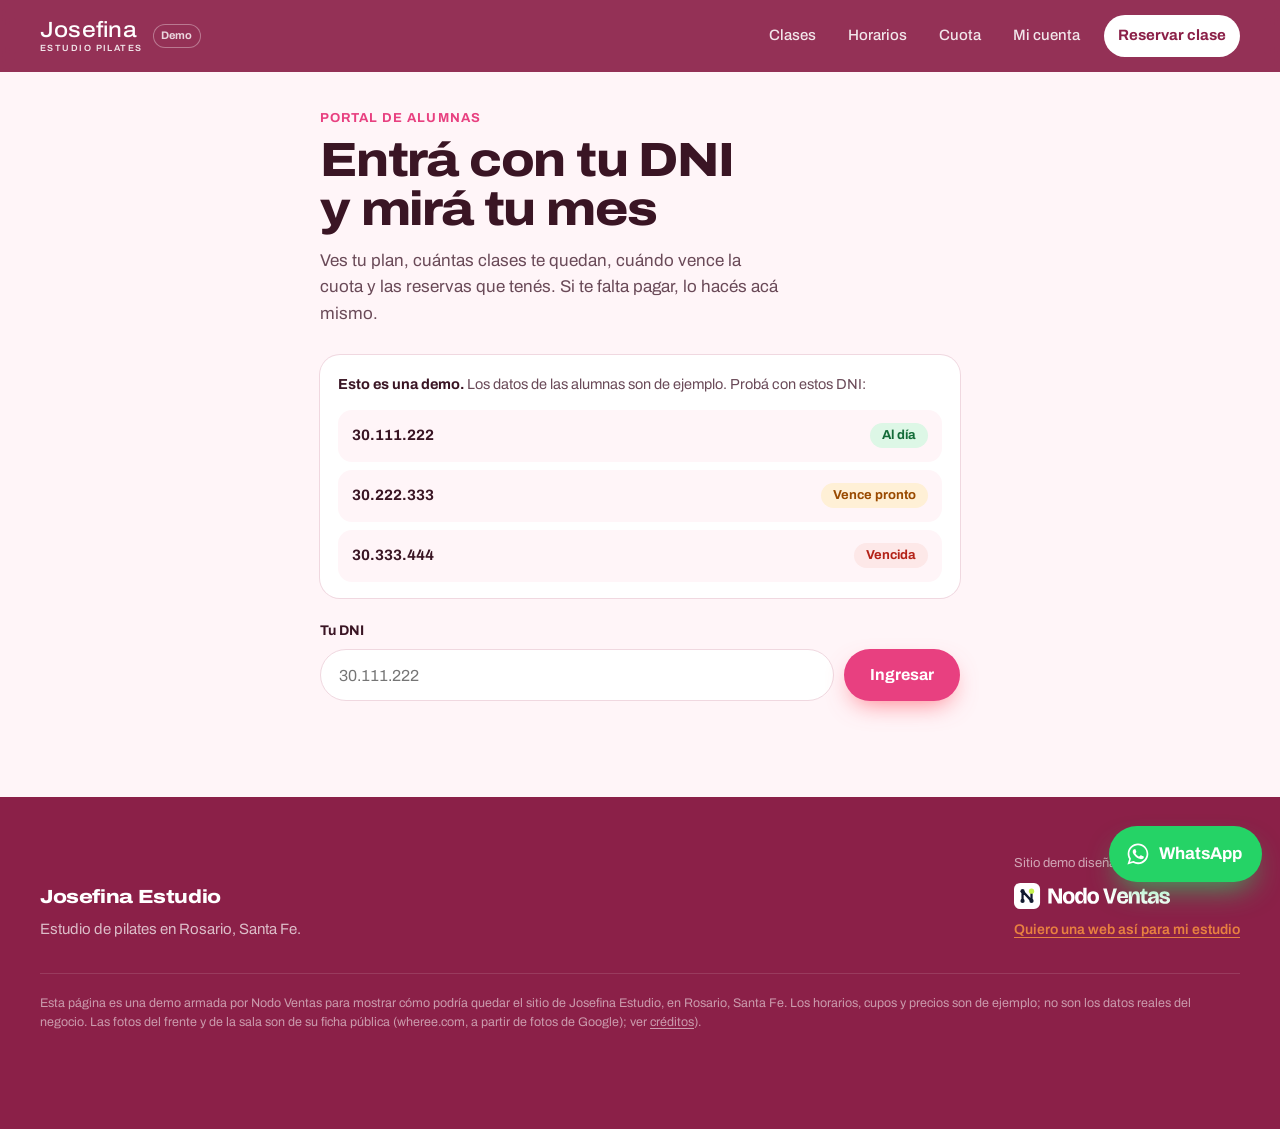
<file: mi-cuenta/index.html>
<!DOCTYPE html>
<html lang="es-AR">
<head>
  <meta charset="utf-8">
  <meta name="viewport" content="width=device-width, initial-scale=1, viewport-fit=cover">
  <title>Portal de alumnas · Josefina Estudio</title>
  <meta name="description" content="Entrá con tu DNI y mirá tu plan, cuántas clases te quedan, cuándo vence la cuota y tus reservas. Sitio demo creado por Nodo Ventas.">
  <meta name="robots" content="noindex, nofollow">
  <meta name="theme-color" content="#8B2048">
  <link rel="icon" href="../img/brand/favicon.png" type="image/png">
  <link rel="preconnect" href="https://fonts.googleapis.com">
  <link rel="preconnect" href="https://fonts.gstatic.com" crossorigin>
  <link href="https://fonts.googleapis.com/css2?family=Archivo:wdth,wght@62..125,400..900&display=swap" rel="stylesheet">
  <link rel="stylesheet" href="../styles.css">
  <link rel="stylesheet" href="portal.css">
</head>
<body class="subpage">
  <a class="skip" href="#contenido">Saltar al contenido</a>

  <header class="site-header solid" id="top">
    <div class="wrap header-inner">
      <a class="brand" href="../" aria-label="Josefina Estudio, inicio">
        <span class="brand-wordmark" aria-hidden="true"><span class="wm-name">Josefina</span><span class="wm-sub">Estudio Pilates</span></span>
      </a>
      <a class="demo-tag" href="../oferta/" title="Sitio demo hecho por Nodo Ventas">Demo</a>
      <button class="menu-btn" type="button" aria-expanded="false" aria-controls="nav" aria-label="Abrir menú"><span></span><span></span></button>
      <nav class="nav" id="nav">
        <a href="../#clases">Clases</a>
        <a href="../#horarios">Horarios</a>
        <a href="../#cuota">Cuota</a>
        <a href="./" aria-current="page">Mi cuenta</a>
        <a class="nav-cta" href="../#horarios">Reservar clase</a>
      </nav>
    </div>
  </header>

  <main id="contenido" class="portal">
    <div class="wrap portal-wrap">
      <p class="portal-kicker">Portal de alumnas</p>
      <h1>Entrá con tu DNI y mirá tu mes</h1>
      <p class="portal-lead">Ves tu plan, cuántas clases te quedan, cuándo vence la cuota y las reservas que tenés. Si te falta pagar, lo hacés acá mismo.</p>

      <aside class="demo-banner" aria-label="Datos de la demo">
        <p><strong>Esto es una demo.</strong> Los datos de las alumnas son de ejemplo. Probá con estos DNI:</p>
        <div class="dni-hints">
          <button type="button" class="hint" data-dni="30111222">30.111.222 <span class="badge badge-ok">Al día</span></button>
          <button type="button" class="hint" data-dni="30222333">30.222.333 <span class="badge badge-pend">Vence pronto</span></button>
          <button type="button" class="hint" data-dni="30333444">30.333.444 <span class="badge badge-late">Vencida</span></button>
        </div>
      </aside>

      <form id="login-form" class="dni-form">
        <label for="dni">Tu DNI</label>
        <div class="dni-row">
          <input id="dni" name="dni" inputmode="numeric" autocomplete="off" required placeholder="30.111.222" aria-describedby="dni-error">
          <button class="btn btn-coral" type="submit">Ingresar</button>
        </div>
        <p class="form-error" id="dni-error" hidden>No encontramos ese DNI. En la demo usá uno de los tres de arriba.</p>
      </form>

      <section id="account-panel" class="account portal-account" hidden aria-live="polite"></section>
    </div>
  </main>

  <footer class="site-footer">
    <div class="wrap footer-grid">
      <div class="footer-brand">
        <span class="brand-name">Josefina Estudio</span>
        <p>Estudio de pilates en Rosario, Santa Fe.</p>
      </div>
      <div class="made-by">
        <span>Sitio demo diseñado por</span>
        <a href="../oferta/" aria-label="Nodo Ventas, ver la oferta"><img src="../img/nodo/nodo-ventas-logo-blanco.svg" alt="Nodo Ventas" width="150" height="25"></a>
        <a class="made-link" href="../oferta/">Quiero una web así para mi estudio</a>
      </div>
    </div>
    <p class="wrap legal">Esta página es una demo armada por Nodo Ventas para mostrar cómo podría quedar el sitio de Josefina Estudio, en Rosario, Santa Fe. Los horarios, cupos y precios son de ejemplo; no son los datos reales del negocio. Las fotos del frente y de la sala son de su ficha pública (wheree.com, a partir de fotos de Google); ver <a href="../CREDITS.md">créditos</a>).</p>
  </footer>

  <a class="wa-float" href="https://wa.me/5491100000000?text=Hola%21%20Quiero%20reservar%20una%20clase%20de%20prueba" target="_blank" rel="noopener" aria-label="Escribir por WhatsApp">
    <svg viewBox="0 0 32 32" aria-hidden="true"><path fill="currentColor" d="M16 3C9 3 3.3 8.6 3.3 15.6c0 2.4.7 4.7 1.9 6.7L3 29l6.9-2.1c1.9 1 4 1.6 6.1 1.6 7 0 12.7-5.6 12.7-12.6S23 3 16 3zm0 23.2c-1.9 0-3.8-.5-5.4-1.5l-.4-.2-4.1 1.2 1.2-4-.3-.4a10.4 10.4 0 0 1-1.6-5.6C5.4 9.9 10.1 5.3 16 5.3s10.6 4.6 10.6 10.3S21.9 26.2 16 26.2zm5.8-7.7c-.3-.2-1.9-.9-2.2-1-.3-.1-.5-.2-.7.2-.2.3-.8 1-1 1.2-.2.2-.4.2-.7.1-.3-.2-1.3-.5-2.5-1.6-.9-.8-1.6-1.8-1.7-2.1-.2-.3 0-.5.1-.6l.5-.6c.2-.2.2-.3.3-.6.1-.2 0-.4 0-.6l-1-2.4c-.3-.6-.5-.5-.7-.5h-.6c-.2 0-.6.1-.9.4-.3.3-1.2 1.1-1.2 2.7s1.2 3.2 1.4 3.4c.2.2 2.4 3.6 5.8 5 2.9 1.1 3.4.9 4 .8.6-.1 1.9-.8 2.2-1.5.3-.8.3-1.4.2-1.5-.1-.2-.3-.3-.6-.4z"/></svg>
    <span>WhatsApp</span>
  </a>

  <div class="modal" id="modal-pago" hidden>
    <div class="sheet" role="dialog" aria-modal="true" aria-labelledby="pago-titulo">
      <button class="sheet-x" type="button" data-close aria-label="Cerrar">×</button>
      <div id="pago-form">
        <h2 id="pago-titulo">Cuota de noviembre</h2>
        <p class="pay-amount">$18.000</p>
        <p class="class-resume" id="pago-resumen">Plan 8 clases · Josefina Estudio</p>
        <fieldset class="pay-methods">
          <legend>Medio de pago</legend>
          <label><input type="radio" name="pm" checked> Dinero en cuenta de Mercado Pago</label>
          <label><input type="radio" name="pm"> Tarjeta de débito o crédito</label>
        </fieldset>
        <button class="btn btn-mp btn-block" type="button" id="btn-pagar">Pagar $18.000</button>
        <p class="fine-print">Simulación de demo: no se abre un checkout real ni se cobra nada.</p>
      </div>
      <div id="pago-ok" hidden>
        <div class="ok-head">
          <span class="ok-check" aria-hidden="true"><svg viewBox="0 0 24 24"><path d="M5 12.5l4.2 4.2L19 7" fill="none" stroke="currentColor" stroke-width="2.6" stroke-linecap="round" stroke-linejoin="round"/></svg></span>
          <div><h2>Pago aprobado</h2><p class="class-resume">La cuota quedó acreditada en tu cuenta.</p></div>
        </div>
        <button class="btn btn-ink btn-block" type="button" data-close>Volver</button>
      </div>
    </div>
  </div>

  <script src="portal.js"></script>
</body>
</html>
</file>
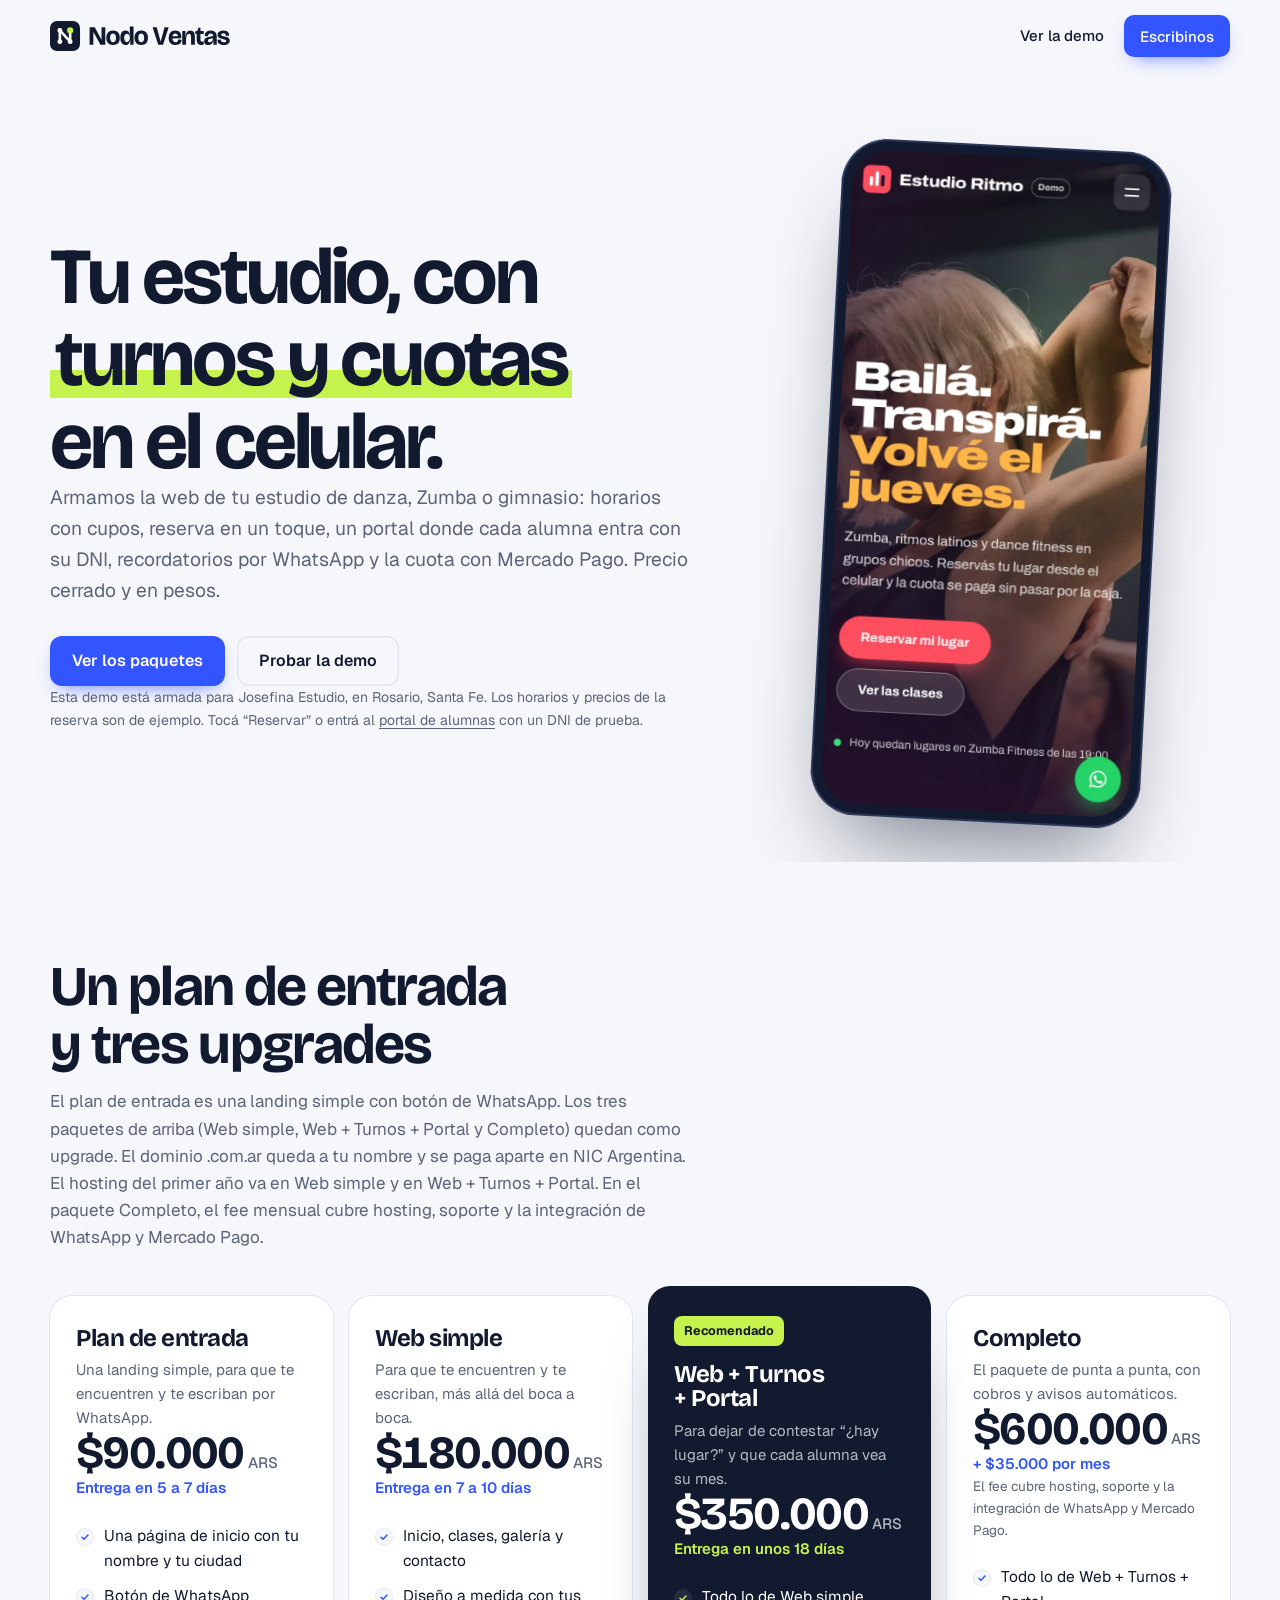
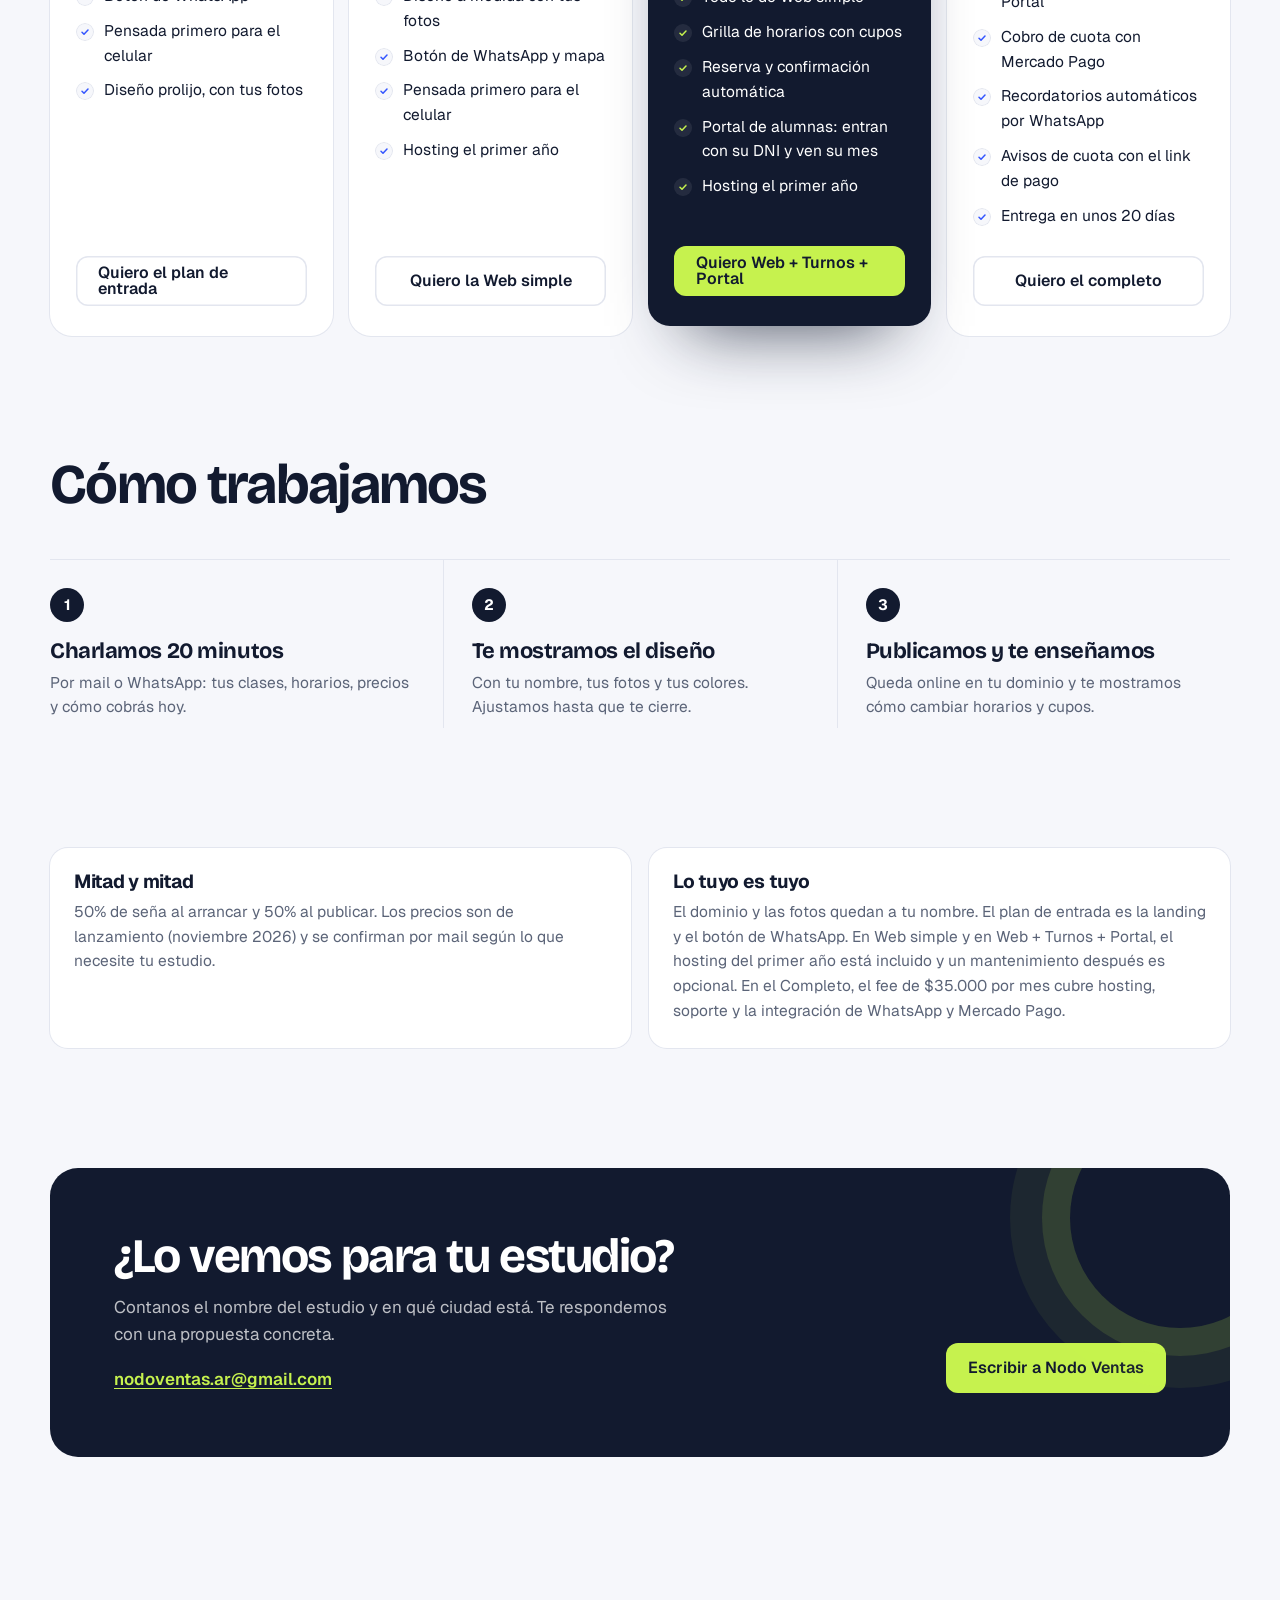
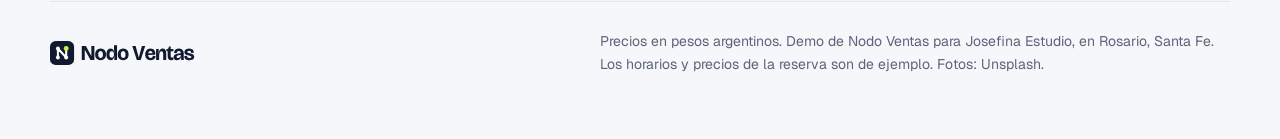
<file: oferta/index.html>
<!DOCTYPE html>
<html lang="es-AR">
<head>
  <meta charset="utf-8">
  <meta name="viewport" content="width=device-width, initial-scale=1">
  <title>Webs con turnos y cobros para estudios · Nodo Ventas</title>
  <meta name="description" content="Nodo Ventas arma webs para estudios de danza, Zumba, yoga, pilates, academias y centros de belleza: landing de entrada, horarios, reserva, portal de alumnas, recordatorios por WhatsApp y cuota con Mercado Pago.">
  <meta name="robots" content="noindex, nofollow">
  <meta name="theme-color" content="#F6F7FB">
  <link rel="icon" href="../img/nodo/favicon.svg" type="image/svg+xml">
  <link rel="preconnect" href="https://fonts.googleapis.com">
  <link rel="preconnect" href="https://fonts.gstatic.com" crossorigin>
  <link href="https://fonts.googleapis.com/css2?family=Bricolage+Grotesque:opsz,wght@12..96,600..800&family=Geist:wght@400..700&display=swap" rel="stylesheet">
  <link rel="stylesheet" href="../nodo.css">
</head>
<body class="nv">
  <header class="nv-header">
    <div class="nv-wrap">
      <a class="nv-logo" href="./"><img src="../img/nodo/nodo-ventas-logo.svg" alt="Nodo Ventas" width="182" height="30"></a>
      <nav class="nv-nav">
        <a class="nv-hide-sm" href="../">Ver la demo</a>
        <a class="nv-btn nv-btn-primary" href="mailto:nodoventas.ar@gmail.com?subject=Quiero%20una%20web%20para%20mi%20estudio">Escribinos</a>
      </nav>
    </div>
  </header>

  <main>
    <section class="nv-hero">
      <div class="nv-wrap">
        <div>
          <h1>Tu estudio, con <span class="nv-mark">turnos y cuotas</span> en el celular.</h1>
          <p class="nv-lead">Armamos la web de tu estudio de danza, Zumba o gimnasio: horarios con cupos, reserva en un toque, un portal donde cada alumna entra con su DNI, recordatorios por WhatsApp y la cuota con Mercado Pago. Precio cerrado y en pesos.</p>
          <div class="nv-cta-row">
            <a class="nv-btn nv-btn-primary" href="#paquetes">Ver los paquetes</a>
            <a class="nv-btn nv-btn-line" href="../">Probar la demo</a>
          </div>
          <p class="nv-note">Esta demo está armada para Josefina Estudio, en Rosario, Santa Fe. Los horarios y precios de la reserva son de ejemplo. Tocá “Reservar” o entrá al <a href="../mi-cuenta/">portal de alumnas</a> con un DNI de prueba.</p>
        </div>
        <div class="nv-device"><img src="../img/nodo/demo-movil.webp" alt="La demo de Josefina Estudio en un celular" width="390" height="800"></div>
      </div>
    </section>

    <section class="nv-section" id="paquetes">
      <div class="nv-wrap">
        <div class="nv-head">
          <h2>Un plan de entrada y tres upgrades</h2>
          <p>El plan de entrada es una landing simple con botón de WhatsApp. Los tres paquetes de arriba (Web simple, Web + Turnos + Portal y Completo) quedan como upgrade. El dominio .com.ar queda a tu nombre y se paga aparte en NIC Argentina. El hosting del primer año va en Web simple y en Web + Turnos + Portal. En el paquete Completo, el fee mensual cubre hosting, soporte y la integración de WhatsApp y Mercado Pago.</p>
        </div>
        <div class="nv-plans">
          <article class="nv-plan">
            <h3>Plan de entrada</h3>
            <p class="nv-for">Una landing simple, para que te encuentren y te escriban por WhatsApp.</p>
            <p class="nv-price">$90.000<small>ARS</small></p>
            <p class="nv-fee">Entrega en 5 a 7 días</p>
            <ul>
              <li>Una página de inicio con tu nombre y tu ciudad</li>
              <li>Botón de WhatsApp</li>
              <li>Pensada primero para el celular</li>
              <li>Diseño prolijo, con tus fotos</li>
            </ul>
            <a class="nv-btn nv-btn-line" href="mailto:nodoventas.ar@gmail.com?subject=Plan%20de%20entrada">Quiero el plan de entrada</a>
          </article>
          <article class="nv-plan">
            <h3>Web simple</h3>
            <p class="nv-for">Para que te encuentren y te escriban, más allá del boca a boca.</p>
            <p class="nv-price">$180.000<small>ARS</small></p>
            <p class="nv-fee">Entrega en 7 a 10 días</p>
            <ul>
              <li>Inicio, clases, galería y contacto</li>
              <li>Diseño a medida con tus fotos</li>
              <li>Botón de WhatsApp y mapa</li>
              <li>Pensada primero para el celular</li>
              <li>Hosting el primer año</li>
            </ul>
            <a class="nv-btn nv-btn-line" href="mailto:nodoventas.ar@gmail.com?subject=Paquete%20Web%20simple">Quiero la Web simple</a>
          </article>
          <article class="nv-plan nv-featured">
            <span class="nv-flag">Recomendado</span>
            <h3>Web + Turnos + Portal</h3>
            <p class="nv-for">Para dejar de contestar “¿hay lugar?” y que cada alumna vea su mes.</p>
            <p class="nv-price">$350.000<small>ARS</small></p>
            <p class="nv-fee">Entrega en unos 18 días</p>
            <ul>
              <li>Todo lo de Web simple</li>
              <li>Grilla de horarios con cupos</li>
              <li>Reserva y confirmación automática</li>
              <li>Portal de alumnas: entran con su DNI y ven su mes</li>
              <li>Hosting el primer año</li>
            </ul>
            <a class="nv-btn nv-btn-lime" href="mailto:nodoventas.ar@gmail.com?subject=Paquete%20Web%20%2B%20Turnos%20%2B%20Portal">Quiero Web + Turnos + Portal</a>
          </article>
          <article class="nv-plan">
            <h3>Completo</h3>
            <p class="nv-for">El paquete de punta a punta, con cobros y avisos automáticos.</p>
            <p class="nv-price">$600.000<small>ARS</small></p>
            <p class="nv-fee">+ $35.000 por mes</p>
            <p class="nv-fee-note">El fee cubre hosting, soporte y la integración de WhatsApp y Mercado Pago.</p>
            <ul>
              <li>Todo lo de Web + Turnos + Portal</li>
              <li>Cobro de cuota con Mercado Pago</li>
              <li>Recordatorios automáticos por WhatsApp</li>
              <li>Avisos de cuota con el link de pago</li>
              <li>Entrega en unos 20 días</li>
            </ul>
            <a class="nv-btn nv-btn-line" href="mailto:nodoventas.ar@gmail.com?subject=Paquete%20Completo">Quiero el completo</a>
          </article>
        </div>
      </div>
    </section>

    <section class="nv-section" style="padding-top:24px">
      <div class="nv-wrap">
        <div class="nv-head"><h2>Cómo trabajamos</h2></div>
        <div class="nv-steps">
          <div class="nv-step"><h3>Charlamos 20 minutos</h3><p>Por mail o WhatsApp: tus clases, horarios, precios y cómo cobrás hoy.</p></div>
          <div class="nv-step"><h3>Te mostramos el diseño</h3><p>Con tu nombre, tus fotos y tus colores. Ajustamos hasta que te cierre.</p></div>
          <div class="nv-step"><h3>Publicamos y te enseñamos</h3><p>Queda online en tu dominio y te mostramos cómo cambiar horarios y cupos.</p></div>
        </div>
      </div>
    </section>

    <section class="nv-section" style="padding-top:24px">
      <div class="nv-wrap nv-terms">
        <div class="nv-term"><h3>Mitad y mitad</h3><p>50% de seña al arrancar y 50% al publicar. Los precios son de lanzamiento (noviembre 2026) y se confirman por mail según lo que necesite tu estudio.</p></div>
        <div class="nv-term"><h3>Lo tuyo es tuyo</h3><p>El dominio y las fotos quedan a tu nombre. El plan de entrada es la landing y el botón de WhatsApp. En Web simple y en Web + Turnos + Portal, el hosting del primer año está incluido y un mantenimiento después es opcional. En el Completo, el fee de $35.000 por mes cubre hosting, soporte y la integración de WhatsApp y Mercado Pago.</p></div>
      </div>
    </section>

    <section class="nv-section" style="padding-top:24px">
      <div class="nv-wrap">
        <div class="nv-cta">
          <div>
            <h2>¿Lo vemos para tu estudio?</h2>
            <p>Contanos el nombre del estudio y en qué ciudad está. Te respondemos con una propuesta concreta.</p>
            <a class="nv-mail" href="mailto:nodoventas.ar@gmail.com">nodoventas.ar@gmail.com</a>
          </div>
          <a class="nv-btn nv-btn-lime" href="mailto:nodoventas.ar@gmail.com?subject=Quiero%20una%20web%20para%20mi%20estudio">Escribir a Nodo Ventas</a>
        </div>
      </div>
    </section>
  </main>

  <footer class="nv-footer">
    <div class="nv-wrap">
      <img src="../img/nodo/nodo-ventas-logo.svg" alt="Nodo Ventas" width="146" height="24">
      <p class="nv-disclaimer">Precios en pesos argentinos. Demo de Nodo Ventas para Josefina Estudio, en Rosario, Santa Fe. Los horarios y precios de la reserva son de ejemplo. Fotos: Unsplash.</p>
    </div>
  </footer>
  <script>
    const h = document.querySelector(".nv-header");
    addEventListener("scroll", () => h.classList.toggle("scrolled", scrollY > 8), { passive: true });
  </script>
</body>
</html>
</file>
<file: styles.css>
:root {
  --plum: #8B2048;
  --plum-2: #C22A66;
  --coral: #E84080;
  --coral-ink: #C83068;
  --amber: #E88040;
  --paper: #FFFFFF;
  --mist: #FFF5F8;
  --ink: #3A1524;
  --ink-soft: #6A4A58;
  --line: #F0D8E0;
  --mp: #009EE3;
  --wa: #25D366;
  --font: "Archivo", "Helvetica Neue", Arial, sans-serif;
  --max: 1200px;
  --ease: cubic-bezier(.16, 1, .3, 1);
}
*, *::before, *::after { box-sizing: border-box; }
html { scroll-behavior: smooth; -webkit-text-size-adjust: 100%; }
@media (prefers-reduced-motion: reduce) { html { scroll-behavior: auto; } *, *::before, *::after { animation: none !important; transition: none !important; } }
body { margin: 0; background: var(--paper); color: var(--ink); font-family: var(--font); font-size: 17px; line-height: 1.55; -webkit-font-smoothing: antialiased; font-variation-settings: "wdth" 100; }
::selection { background: var(--coral); color: #fff; }
img { max-width: 100%; display: block; }
a { color: inherit; text-underline-offset: .18em; }
button, input { font: inherit; color: inherit; }
button { cursor: pointer; }
:focus-visible { outline: 3px solid var(--amber); outline-offset: 3px; border-radius: 6px; }
h1, h2, h3 { margin: 0; line-height: 1.02; letter-spacing: -0.025em; font-weight: 800; font-stretch: 112%; font-variation-settings: "wdth" 112; text-wrap: balance; }
p { margin: 0; }
.wrap { width: min(var(--max), calc(100% - 40px)); margin-inline: auto; }
.skip { position: absolute; left: 12px; top: -48px; z-index: 100; background: var(--amber); color: var(--ink); padding: 8px 12px; border-radius: 8px; }
.skip:focus { top: 12px; }

/* header */
.site-header { position: fixed; inset: 0 0 auto; z-index: 40; color: #fff; transition: background .4s var(--ease), box-shadow .4s var(--ease); }
.site-header.solid { background: rgba(139, 32, 72, .92); backdrop-filter: saturate(1.4) blur(14px); box-shadow: 0 1px 0 rgba(255,255,255,.08); }
.header-inner { display: flex; align-items: center; justify-content: space-between; min-height: 72px; gap: 16px; }
.brand { display: inline-flex; align-items: center; gap: 10px; text-decoration: none; }
.brand-mark { width: 34px; height: 34px; }
.brand-name { font-weight: 800; font-size: 19px; letter-spacing: -0.02em; font-variation-settings: "wdth" 118; }

/* branding real */
.brand-logo { display: block; height: 44px; width: auto; max-width: 200px; object-fit: contain; }
.brand-logo.round { height: 48px; width: 48px; max-width: 48px; border-radius: 50%; background: #fff; object-fit: cover; box-shadow: 0 0 0 1px rgba(255,255,255,.18); }
.brand-logo.tile { height: 52px; width: auto; max-width: 168px; border-radius: 8px; background: #fff; padding: 3px 5px; object-fit: contain; }
.brand-wordmark { display: flex; flex-direction: column; justify-content: center; line-height: 1; color: #fff; text-decoration: none; }
.brand-wordmark .wm-name { font-weight: 500; font-size: 22px; letter-spacing: 0.01em; font-variation-settings: "wdth" 110; }
.brand-wordmark .wm-sub { font-size: 9px; font-weight: 600; letter-spacing: 0.16em; text-transform: uppercase; opacity: .88; margin-top: 3px; }
.brand-wordmark.gm .wm-name { font-weight: 800; font-size: 24px; letter-spacing: -0.04em; text-transform: lowercase; font-variation-settings: "wdth" 125; }
.brand-wordmark.gm .wm-sub { letter-spacing: 0.22em; font-weight: 600; font-size: 9px; }
@media (max-width: 860px) {
  .brand-logo { height: 38px; max-width: 150px; }
  .brand-logo.round { height: 42px; width: 42px; max-width: 42px; }
  .brand-logo.tile { height: 48px; max-width: 150px; }
  .brand-wordmark .wm-name { font-size: 20px; }
}

.nav { display: flex; align-items: center; gap: 4px; }
.nav a { text-decoration: none; font-size: 15px; font-weight: 500; padding: 9px 14px; border-radius: 999px; opacity: .88; transition: background .2s, opacity .2s; }
.nav a:hover { opacity: 1; background: rgba(255,255,255,.1); }
.nav .nav-cta { background: #fff; color: var(--plum); font-weight: 700; opacity: 1; margin-left: 6px; }
.nav .nav-cta:hover { background: var(--amber); }
.menu-btn { display: none; width: 44px; height: 44px; border: 0; border-radius: 12px; background: rgba(255,255,255,.12); position: relative; }
.menu-btn span { position: absolute; left: 13px; right: 13px; height: 2px; background: #fff; border-radius: 2px; transition: transform .3s var(--ease); }
.menu-btn span:first-child { top: 17px; } .menu-btn span:last-child { top: 25px; }
.menu-btn[aria-expanded="true"] span:first-child { transform: translateY(4px) rotate(45deg); }
.menu-btn[aria-expanded="true"] span:last-child { transform: translateY(-4px) rotate(-45deg); }
@media (max-width: 860px) {
  .menu-btn { display: block; }
  .nav { position: absolute; top: 72px; left: 12px; right: 12px; flex-direction: column; align-items: stretch; padding: 10px; border-radius: 18px; background: var(--plum); box-shadow: 0 24px 48px rgba(0,0,0,.35); opacity: 0; transform: translateY(-8px); pointer-events: none; transition: opacity .25s var(--ease), transform .25s var(--ease); }
  .nav.open { opacity: 1; transform: none; pointer-events: auto; }
  .nav a { padding: 14px 16px; font-size: 17px; }
  .nav .nav-cta { margin: 6px 0 0; text-align: center; }
}

/* buttons */
.btn { display: inline-flex; align-items: center; justify-content: center; gap: 8px; min-height: 52px; padding: 0 26px; border-radius: 999px; border: 0; font-weight: 700; font-size: 16px; text-decoration: none; transition: transform .2s var(--ease), background .2s, box-shadow .2s; }
.btn:active { transform: scale(.97); }
.btn-coral { background: var(--coral); color: #fff; box-shadow: 0 10px 24px -8px rgba(255,77,94,.7); }
.btn-coral:hover { background: var(--coral-ink); }
.btn-glass { background: rgba(255,255,255,.14); color: #fff; backdrop-filter: blur(8px); box-shadow: inset 0 0 0 1px rgba(255,255,255,.35); }
.btn-glass:hover { background: rgba(255,255,255,.24); }
.btn-ink { background: var(--plum); color: #fff; }
.btn-ink:hover { background: var(--plum-2); }
.btn-mp { background: var(--mp); color: #fff; }
.btn-mp:hover { background: #0088c4; }
.btn-ghost { background: transparent; box-shadow: inset 0 0 0 1.5px var(--line); color: var(--ink); }
.btn-block { width: 100%; }
.btn[disabled] { opacity: .45; cursor: not-allowed; box-shadow: none; }

/* hero */
.hero { position: relative; min-height: 100svh; display: flex; align-items: flex-end; color: #fff; overflow: hidden; background: var(--plum); }
.hero-img { position: absolute; inset: 0; width: 100%; height: 100%; object-fit: cover; object-position: 62% 30%; transform: scale(1.06); animation: settle 1.8s var(--ease) forwards; }
.hero-shade { position: absolute; inset: 0; background: linear-gradient(180deg, rgba(139, 32, 72,.55) 0%, rgba(139, 32, 72,0) 28%, rgba(139, 32, 72,.2) 50%, rgba(139, 32, 72,.94) 100%), linear-gradient(90deg, rgba(139, 32, 72,.7) 0%, rgba(139, 32, 72,0) 65%); }
.hero-inner { position: relative; padding: 96px 0 64px; display: grid; grid-template-columns: 1.15fr minmax(260px, 360px); gap: 40px; align-items: end; width: 100%; }
.hero-video { width: min(100%, 360px); aspect-ratio: 9 / 16; justify-self: end; border-radius: 22px; overflow: hidden; background: #000; box-shadow: 0 28px 60px -18px rgba(0,0,0,.7), 0 0 0 1px rgba(255,255,255,.14); }
.hero-video video { width: 100%; height: 100%; display: block; object-fit: contain; background: #000; }
.hero-copy { min-width: 0; }
.hero-title { font-size: clamp(50px, 9vw, 124px); line-height: .9; letter-spacing: -0.035em; font-weight: 900; font-variation-settings: "wdth" 125; max-width: 11ch; }
.hero-title span { display: inline-block; opacity: 0; transform: translateY(.35em); animation: rise .9s var(--ease) forwards; }
.hero-title span:nth-child(2) { animation-delay: .12s; }
.hero-title span:nth-child(3) { animation-delay: .24s; color: var(--amber); }
.hero-lead { max-width: 46ch; margin-top: 26px; font-size: clamp(17px, 1.6vw, 20px); color: rgba(255,255,255,.86); }
.hero-actions { display: flex; flex-wrap: wrap; gap: 12px; margin-top: 30px; }
.hero-meta { display: flex; align-items: center; gap: 10px; margin-top: 28px; font-size: 14px; color: rgba(255,255,255,.75); }
.live-dot { width: 9px; height: 9px; border-radius: 50%; background: #3BE07A; box-shadow: 0 0 0 0 rgba(59,224,122,.6); animation: pulse 2s infinite; }
@keyframes settle { to { transform: scale(1); } }
@keyframes rise { to { opacity: 1; transform: none; } }
@keyframes pulse { 70% { box-shadow: 0 0 0 10px rgba(59,224,122,0); } 100% { box-shadow: 0 0 0 0 rgba(59,224,122,0); } }

/* sections */
section { scroll-margin-top: 72px; }
.section-head { display: grid; grid-template-columns: 1.1fr 1fr; gap: 24px 64px; align-items: end; margin-bottom: 40px; }
.section-head h2 { font-size: clamp(36px, 5vw, 64px); }
.section-head p { color: var(--ink-soft); max-width: 48ch; }
@media (max-width: 860px) { .section-head { grid-template-columns: 1fr; margin-bottom: 28px; } }

.clases { padding: 104px 0 88px; }
.rail { display: grid; grid-auto-flow: column; grid-auto-columns: minmax(280px, 31%); gap: 18px; overflow-x: auto; scroll-snap-type: x mandatory; padding: 4px max(20px, calc((100% - var(--max)) / 2)) 24px; scroll-padding-inline: max(20px, calc((100% - var(--max)) / 2)); scrollbar-width: thin; scrollbar-color: var(--coral) var(--mist); }
.rail::-webkit-scrollbar { height: 6px; } .rail::-webkit-scrollbar-thumb { background: var(--coral); border-radius: 6px; } .rail::-webkit-scrollbar-track { background: var(--mist); }
@media (max-width: 860px) { .rail { grid-auto-columns: 78%; } }
.class-tile { position: relative; scroll-snap-align: start; border-radius: 22px; overflow: hidden; aspect-ratio: 4 / 5; background: var(--plum); color: #fff; isolation: isolate; }
.class-tile img { position: absolute; inset: 0; width: 100%; height: 100%; object-fit: cover; transition: transform .8s var(--ease); z-index: -1; }
.class-tile::after { content: ""; position: absolute; inset: 0; z-index: -1; background: linear-gradient(180deg, rgba(139, 32, 72,0) 40%, rgba(139, 32, 72,.92) 100%); }
.class-tile:hover img { transform: scale(1.05); }
.tile-copy { position: absolute; inset: auto 0 0; padding: 22px; }
.tile-copy h3 { font-size: 28px; }
.tile-copy p { margin-top: 6px; color: rgba(255,255,255,.85); font-size: 15px; }
.tile-meta { display: inline-block; margin-top: 12px; font-size: 13px; font-weight: 600; color: var(--amber); }

/* horarios */
.horarios { padding: 96px 0; background: var(--mist); }
.days { display: flex; gap: 8px; overflow-x: auto; padding-bottom: 6px; margin-bottom: 22px; scrollbar-width: none; }
.days::-webkit-scrollbar { display: none; }
.day { flex: 0 0 auto; min-width: 82px; padding: 12px 16px; border-radius: 16px; border: 0; background: #fff; color: var(--ink); text-align: left; box-shadow: inset 0 0 0 1px var(--line); transition: background .2s, color .2s; }
.day b { display: block; font-size: 17px; }
.day small { color: var(--ink-soft); font-size: 13px; }
.day[aria-selected="true"] { background: var(--plum); color: #fff; box-shadow: none; }
.day[aria-selected="true"] small { color: rgba(255,255,255,.7); }
.schedule { display: grid; gap: 12px; }
.slot { display: grid; grid-template-columns: 76px 96px 1fr auto; align-items: center; gap: 20px; padding: 14px 16px 14px 20px; border-radius: 20px; background: #fff; box-shadow: 0 1px 2px rgba(139, 32, 72,.06); animation: rise .5s var(--ease) both; opacity: 0; transform: translateY(8px); }
.slot:nth-child(2) { animation-delay: .05s; } .slot:nth-child(3) { animation-delay: .1s; }
.slot-time { font-size: 24px; font-weight: 800; font-variant-numeric: tabular-nums; letter-spacing: -0.02em; }
.slot-time small { display: block; font-size: 13px; font-weight: 500; color: var(--ink-soft); }
.slot img { width: 96px; height: 72px; object-fit: cover; border-radius: 12px; }
.slot h3 { font-size: 20px; letter-spacing: -0.015em; font-variation-settings: "wdth" 105; }
.slot-sub { color: var(--ink-soft); font-size: 14px; margin-top: 2px; }
.spots { display: flex; align-items: center; gap: 10px; margin-top: 8px; font-size: 13px; font-weight: 600; }
.bar { width: 110px; height: 6px; border-radius: 6px; background: var(--line); overflow: hidden; }
.bar i { display: block; height: 100%; background: var(--coral); border-radius: 6px; }
.spots.ok { color: #1F8A4C; } .spots.ok .bar i { background: #2EB866; }
.spots.warn { color: #C2410C; } .spots.warn .bar i { background: var(--amber); }
.spots.full { color: var(--ink-soft); }
.slot .btn { min-height: 46px; padding: 0 20px; font-size: 15px; }
@media (max-width: 720px) {
  .slot { grid-template-columns: 64px 1fr; grid-template-areas: "time info" "btn btn"; gap: 12px 14px; padding: 16px; }
  .slot img { display: none; }
  .slot-time { grid-area: time; font-size: 21px; }
  .slot-info { grid-area: info; }
  .slot .btn { grid-area: btn; width: 100%; }
}

/* cuota */
.cuota { padding: 112px 0; }
.cuota-grid { display: grid; grid-template-columns: 1fr minmax(320px, 440px); gap: 64px; align-items: center; }
.cuota-copy h2, .avisos-copy h2 { font-size: clamp(36px, 5vw, 60px); }
.cuota-copy > p, .avisos-copy > p { margin-top: 18px; color: var(--ink-soft); max-width: 46ch; }
.ticks { list-style: none; padding: 0; margin: 26px 0 0; display: grid; gap: 12px; }
.ticks li { display: flex; gap: 12px; align-items: flex-start; font-weight: 500; }
.ticks li::before { content: ""; flex: 0 0 22px; height: 22px; border-radius: 50%; background: var(--coral) url("data:image/svg+xml,%3Csvg xmlns='http://www.w3.org/2000/svg' viewBox='0 0 24 24'%3E%3Cpath d='M6 12.5l4 4L18 8' fill='none' stroke='white' stroke-width='3' stroke-linecap='round' stroke-linejoin='round'/%3E%3C/svg%3E") center/14px no-repeat; margin-top: 1px; }
.account { background: #fff; border-radius: 28px; padding: 26px; box-shadow: 0 30px 60px -24px rgba(139, 32, 72,.35), 0 0 0 1px var(--line); }
.account-head { display: flex; gap: 14px; align-items: center; padding-bottom: 18px; border-bottom: 1px solid var(--line); }
.account-head strong { display: block; font-size: 18px; } .account-head span { color: var(--ink-soft); font-size: 14px; }
.avatar { width: 48px; height: 48px; border-radius: 50%; display: grid; place-items: center; background: var(--amber); color: var(--plum); font-weight: 800; }
.fee-row { display: flex; justify-content: space-between; align-items: center; padding: 16px 0; border-bottom: 1px solid var(--line); }
.fee-row strong { display: block; } .fee-row span { color: var(--ink-soft); font-size: 14px; }
.badge { font-size: 13px; font-weight: 700; padding: 6px 12px; border-radius: 999px; }
.badge-ok { background: #DDF7E6; color: #136C38; }
.badge-pend { background: #FFF0D6; color: #9A4A00; }
.account .btn-mp { width: 100%; margin-top: 20px; }
.fine-print { font-size: 12.5px; color: var(--ink-soft); margin-top: 12px; }
@media (max-width: 860px) { .cuota-grid { grid-template-columns: 1fr; gap: 40px; } .cuota { padding: 80px 0; } }

/* avisos */
.avisos { padding: 112px 0; background: var(--plum); color: #fff; overflow: hidden; }
.avisos-grid { display: grid; grid-template-columns: minmax(300px, 380px) 1fr; gap: 80px; align-items: center; }
.avisos-copy > p { color: rgba(255,255,255,.78); }
.avisos-copy .btn { margin-top: 28px; background: #fff; color: var(--plum); }
.phone { border-radius: 40px; padding: 10px; background: #0E0711; box-shadow: 0 40px 80px -20px rgba(0,0,0,.6), 0 0 0 1px rgba(255,255,255,.08); transform: rotate(-2deg); }
.phone .wa-top { border-radius: 30px 30px 0 0; }
.phone .wa-body { border-radius: 0 0 30px 30px; min-height: 470px; }
@media (max-width: 860px) { .avisos-grid { grid-template-columns: 1fr; gap: 48px; } .phone { transform: none; max-width: 380px; } .avisos { padding: 80px 0; } }

/* whatsapp look */
.wa-top { display: flex; align-items: center; gap: 10px; padding: 12px 14px; background: #008069; color: #fff; }
.wa-back { font-size: 26px; line-height: 1; opacity: .9; }
.wa-ava { width: 36px; height: 36px; flex: 0 0 36px; } .wa-ava svg { width: 100%; height: 100%; }
.wa-name { display: flex; flex-direction: column; line-height: 1.2; } .wa-name b { font-size: 15px; } .wa-name small { font-size: 12px; opacity: .8; }
.wa-body { background: #EFEAE2; padding: 14px 12px 18px; display: flex; flex-direction: column; gap: 6px; color: #111B21; font-family: -apple-system, "Segoe UI", Roboto, Helvetica, Arial, sans-serif; font-size: 14.5px; line-height: 1.4; }
.wa-day { align-self: center; background: #fff; color: #54656F; font-size: 12px; padding: 4px 10px; border-radius: 8px; margin: 6px 0; box-shadow: 0 1px 1px rgba(0,0,0,.08); }
.bubble { max-width: 86%; padding: 7px 9px 6px; border-radius: 10px; box-shadow: 0 1px 1px rgba(0,0,0,.12); position: relative; }
.bubble.in { align-self: flex-start; background: #fff; border-top-left-radius: 2px; }
.bubble.out { align-self: flex-end; background: #D9FDD3; border-top-right-radius: 2px; }
.bubble time { display: block; text-align: right; font-size: 11px; color: #667781; margin-top: 2px; }
.ticks-blue { color: #53BDEB; letter-spacing: -3px; margin-left: 2px; }
.wa-link { color: #027EB5; text-decoration: underline; }

/* sala */
.sala { position: relative; min-height: 70vh; display: flex; align-items: flex-end; color: #fff; }
.sala img { position: absolute; inset: 0; width: 100%; height: 100%; object-fit: cover; }
.sala::before { content: ""; position: absolute; inset: 0; z-index: 1; background: linear-gradient(0deg, rgba(139, 32, 72,.85), rgba(139, 32, 72,0) 60%); }
.sala-copy { position: relative; z-index: 2; padding-bottom: 56px; }
.sala-copy h2 { font-size: clamp(30px, 4.4vw, 56px); max-width: 18ch; }

/* faq */
.faq { padding: 112px 0; }
.faq-grid { display: grid; grid-template-columns: 1fr 1.3fr; gap: 64px; }
.faq h2 { font-size: clamp(34px, 4.5vw, 56px); }
details { border-bottom: 1px solid var(--line); padding: 20px 0; }
summary { cursor: pointer; font-weight: 700; font-size: 19px; list-style: none; display: flex; justify-content: space-between; gap: 16px; }
summary::-webkit-details-marker { display: none; }
summary::after { content: "+"; font-weight: 400; font-size: 26px; line-height: 1; color: var(--coral); transition: transform .3s var(--ease); }
details[open] summary::after { transform: rotate(45deg); }
details p { margin-top: 10px; color: var(--ink-soft); max-width: 60ch; }
@media (max-width: 860px) { .faq-grid { grid-template-columns: 1fr; gap: 24px; } .faq { padding: 80px 0; } }

/* footer */
.site-footer { background: var(--plum); color: #fff; padding: 56px 0 96px; }
.footer-grid { display: flex; flex-wrap: wrap; justify-content: space-between; gap: 32px; align-items: flex-end; padding-bottom: 32px; border-bottom: 1px solid rgba(255,255,255,.12); }
.footer-brand p { color: rgba(255,255,255,.7); margin-top: 6px; font-size: 15px; }
.made-by { display: grid; gap: 10px; justify-items: start; }
.made-by > span { font-size: 13px; color: rgba(255,255,255,.6); }
.made-by img { height: 26px; width: auto; }
.made-link { font-size: 14px; font-weight: 600; color: var(--amber); }
.legal { font-size: 12.5px; color: rgba(255,255,255,.55); margin-top: 20px; }

/* floating */
.wa-float { position: fixed; right: 18px; bottom: 18px; z-index: 50; display: inline-flex; align-items: center; gap: 8px; height: 56px; padding: 0 20px 0 16px; border-radius: 999px; background: var(--wa); color: #fff; font-weight: 700; text-decoration: none; box-shadow: 0 14px 30px -10px rgba(37,211,102,.8); transition: transform .2s var(--ease); }
.wa-float:hover { transform: translateY(-2px); }
.wa-float svg { width: 26px; height: 26px; }
.demo-chip { position: fixed; left: 14px; bottom: 18px; z-index: 50; font-size: 12px; font-weight: 600; text-decoration: none; padding: 7px 12px; border-radius: 999px; background: rgba(139, 32, 72,.78); color: rgba(255,255,255,.9); backdrop-filter: blur(8px); box-shadow: inset 0 0 0 1px rgba(255,255,255,.18); }
@media (max-width: 520px) { .wa-float span { display: none; } .wa-float { padding: 0; width: 56px; justify-content: center; } }

/* modal */
.modal { position: fixed; inset: 0; z-index: 80; display: grid; place-items: end center; background: rgba(20,8,24,.55); backdrop-filter: blur(4px); padding: 0; }
@media (min-width: 640px) { .modal { place-items: center; padding: 24px; } }
.modal[hidden] { display: none; }
.sheet { position: relative; width: min(460px, 100%); max-height: 92svh; overflow: auto; background: #fff; color: var(--ink); border-radius: 26px 26px 0 0; padding: 30px 24px 26px; animation: sheet .45s var(--ease); }
@media (min-width: 640px) { .sheet { border-radius: 26px; } }
@keyframes sheet { from { transform: translateY(40px); opacity: 0; } }
.sheet h2 { font-size: 28px; }
.sheet-x { position: absolute; right: 14px; top: 14px; width: 38px; height: 38px; border-radius: 50%; border: 0; background: var(--mist); font-size: 22px; line-height: 1; }
.class-resume { color: var(--ink-soft); margin-top: 6px; }
.sheet label { display: block; font-weight: 600; font-size: 14px; margin: 18px 0 6px; }
.sheet input:not([type="radio"]) { width: 100%; height: 52px; border-radius: 14px; border: 1.5px solid var(--line); padding: 0 16px; font-size: 16px; background: #fff; }
.sheet input:focus { outline: none; border-color: var(--coral); box-shadow: 0 0 0 4px rgba(255,77,94,.15); }
.sheet .btn-block { margin-top: 22px; }
.ok-head { display: flex; gap: 14px; align-items: center; }
.ok-check { width: 52px; height: 52px; flex: 0 0 52px; border-radius: 50%; background: #2EB866; color: #fff; display: grid; place-items: center; animation: pop .5s var(--ease); }
.ok-check svg { width: 28px; height: 28px; }
@keyframes pop { from { transform: scale(.4); opacity: 0; } }
.wa-label { margin: 22px 0 8px; font-size: 13px; font-weight: 600; color: var(--ink-soft); }
.wa-mini { border-radius: 18px; overflow: hidden; box-shadow: 0 0 0 1px var(--line); }
.wa-mini .wa-body { min-height: 0; }
.wa-mini .bubble { animation: rise .5s .25s var(--ease) both; opacity: 0; transform: translateY(8px); }
.pay-amount { font-size: 44px; font-weight: 800; letter-spacing: -0.03em; margin-top: 10px; font-variant-numeric: tabular-nums; }
.pay-methods { border: 0; padding: 0; margin: 18px 0 0; display: grid; gap: 8px; }
.pay-methods legend { font-weight: 600; font-size: 14px; margin-bottom: 8px; }
.pay-methods label { margin: 0; display: flex; gap: 10px; align-items: center; padding: 14px; border-radius: 14px; box-shadow: inset 0 0 0 1.5px var(--line); font-weight: 500; }
.pay-methods label:has(input:checked) { box-shadow: inset 0 0 0 2px var(--mp); }
.pay-methods input { accent-color: var(--mp); }
.btn.loading { pointer-events: none; opacity: .8; }
.btn.loading::after { content: ""; width: 16px; height: 16px; border-radius: 50%; border: 2px solid rgba(255,255,255,.5); border-top-color: #fff; animation: spin .7s linear infinite; }
@keyframes spin { to { transform: rotate(360deg); } }

.demo-tag { margin-right: auto; margin-left: -6px; font-size: 11px; font-weight: 700; letter-spacing: .02em; text-decoration: none; padding: 3px 8px; border-radius: 999px; color: rgba(255,255,255,.8); box-shadow: inset 0 0 0 1px rgba(255,255,255,.35); }
.demo-tag:hover { color: #fff; box-shadow: inset 0 0 0 1px #fff; }
@media (max-width: 900px) {
  .hero { min-height: 0; align-items: stretch; overflow: hidden; }
  .hero-inner { grid-template-columns: 1fr; justify-items: center; padding: 88px 0 48px; gap: 28px; }
  .hero-video { width: min(100%, calc(68svh * 9 / 16), 380px); justify-self: center; }
  .hero-copy { width: 100%; }
}
@media (max-width: 600px) { .hero-img { object-position: 58% 18%; } }

.hero-inner.no-video { grid-template-columns: minmax(0, 34rem); }
@media (max-width: 860px) { .hero-inner.no-video { grid-template-columns: 1fr; } }
</file>
<file: mi-cuenta/portal.css>
/* Portal de alumnas — misma base visual que la demo Josefina Estudio */
body.subpage { background: var(--mist); padding-top: 72px; }
body.subpage .site-header { background: rgba(139, 32, 72, .92); backdrop-filter: saturate(1.4) blur(14px); box-shadow: 0 1px 0 rgba(255,255,255,.08); }

.portal { padding: 36px 0 96px; }
.portal-wrap { max-width: 640px; }
.portal-kicker { font-size: 13px; font-weight: 700; letter-spacing: .08em; text-transform: uppercase; color: var(--coral); }
.portal h1 { font-size: clamp(32px, 7vw, 48px); margin-top: 8px; }
.portal-lead { margin-top: 14px; color: var(--ink-soft); max-width: 46ch; }

.demo-banner { margin-top: 28px; background: #fff; border-radius: 20px; padding: 18px 18px 16px; box-shadow: 0 0 0 1px var(--line); }
.demo-banner p { font-size: 14.5px; color: var(--ink-soft); }
.demo-banner strong { color: var(--ink); }
.dni-hints { display: grid; gap: 8px; margin-top: 14px; }
.hint { display: flex; align-items: center; justify-content: space-between; gap: 12px; width: 100%; min-height: 52px; padding: 0 14px; border: 0; border-radius: 14px; background: var(--mist); font: 700 15px/1 var(--font); color: var(--ink); font-variant-numeric: tabular-nums; text-align: left; box-shadow: inset 0 0 0 1.5px transparent; transition: background .2s, box-shadow .2s; }
.hint:hover, .hint:focus-visible { background: #fff; box-shadow: inset 0 0 0 1.5px var(--coral); }
.hint .badge { flex: 0 0 auto; }

.badge-late { background: #FDE8E8; color: #B42318; }

.dni-form { margin-top: 22px; }
.dni-form label { display: block; font-weight: 700; font-size: 14px; margin-bottom: 8px; }
.dni-row { display: grid; grid-template-columns: 1fr auto; gap: 10px; }
.dni-form input { width: 100%; height: 52px; border-radius: 999px; border: 1.5px solid var(--line); padding: 0 18px; font-size: 16px; background: #fff; font-variant-numeric: tabular-nums; }
.dni-form input:focus { outline: none; border-color: var(--coral); box-shadow: 0 0 0 4px rgba(255,77,94,.15); }
.form-error { margin-top: 10px; font-size: 14px; font-weight: 600; color: #B42318; }
@media (max-width: 520px) { .dni-row { grid-template-columns: 1fr; } }

.portal-account { margin-top: 22px; }
.portal-account .account-head { align-items: flex-start; }
.account-actions { margin-left: auto; align-self: start; }
.btn-text { border: 0; background: none; color: var(--ink-soft); font: 600 12px/1 var(--font); padding: 6px 0; white-space: nowrap; }
.btn-text:hover { color: var(--ink); text-decoration: underline; text-underline-offset: .18em; }

.stat { padding: 18px 0; border-bottom: 1px solid var(--line); }
.stat-label { font-size: 13px; font-weight: 600; color: var(--ink-soft); }
.stat-value { margin-top: 4px; font-size: 22px; font-weight: 800; letter-spacing: -0.03em; }
.stat-value b { color: var(--coral); }
.meter { margin-top: 12px; height: 8px; border-radius: 8px; background: var(--line); overflow: hidden; }
.meter i { display: block; height: 100%; background: var(--coral); border-radius: 8px; }

.portal-account .fee-row { padding: 18px 0; }
.fee-note { display: block; font-size: 13px; color: var(--ink-soft); font-weight: 500; margin-top: 2px; }

.reservas { padding: 18px 0 8px; }
.reservas h2 { font-size: 16px; letter-spacing: 0; font-stretch: 100%; font-variation-settings: "wdth" 100; }
.reservas ul { list-style: none; padding: 0; margin: 12px 0 0; display: grid; gap: 8px; }
.reservas li { display: grid; grid-template-columns: 92px 1fr; gap: 12px; align-items: center; padding: 12px 14px; border-radius: 14px; background: var(--mist); }
.reservas .when { font-weight: 800; font-size: 14px; letter-spacing: -0.02em; }
.reservas .when small { display: block; font-weight: 600; color: var(--ink-soft); font-size: 12px; }
.reservas .what { font-weight: 700; font-size: 15px; }
.reservas .what small { display: block; font-weight: 500; color: var(--ink-soft); font-size: 13px; }
.empty { color: var(--ink-soft); font-size: 14.5px; margin-top: 8px; }

body.logged-in .dni-form { display: none; }

body.logged-in .portal { padding-top: 20px; padding-bottom: 72px; }
body.logged-in .portal-lead { display: none; }
body.logged-in .portal h1 { font-size: clamp(26px, 6vw, 34px); }
body.logged-in .demo-banner { padding: 12px 14px; margin-top: 16px; }
body.logged-in .demo-banner p { font-size: 13px; }
body.logged-in .dni-hints { gap: 6px; }
body.logged-in .hint { min-height: 44px; font-size: 14px; }
body.logged-in .portal-account { margin-top: 16px; }

.portal-account .account-head span { white-space: nowrap; }
</file>
<file: nodo.css>
/* Nodo Ventas — sistema visual (oferta) */
:root {
  --nv-ink: #121A2F;
  --nv-ink-2: #1D2742;
  --nv-cobalt: #3355FF;
  --nv-cobalt-ink: #2443E0;
  --nv-lime: #C6F24E;
  --nv-paper: #F6F7FB;
  --nv-white: #FFFFFF;
  --nv-slate: #5B6478;
  --nv-line: #E3E6EF;
  --nv-display: "Bricolage Grotesque", "Helvetica Neue", Arial, sans-serif;
  --nv-body: "Geist", "Helvetica Neue", Arial, sans-serif;
  --nv-max: 1180px;
  --nv-ease: cubic-bezier(.16, 1, .3, 1);
}
*, *::before, *::after { box-sizing: border-box; }
html { scroll-behavior: smooth; -webkit-text-size-adjust: 100%; }
@media (prefers-reduced-motion: reduce) { html { scroll-behavior: auto; } *, *::before, *::after { animation: none !important; transition: none !important; } }
body.nv { margin: 0; background: var(--nv-paper); color: var(--nv-ink); font-family: var(--nv-body); font-size: 17px; line-height: 1.6; -webkit-font-smoothing: antialiased; }
.nv ::selection { background: var(--nv-lime); color: var(--nv-ink); }
.nv img { max-width: 100%; display: block; }
.nv a { color: inherit; text-underline-offset: .2em; }
.nv :focus-visible { outline: 3px solid var(--nv-cobalt); outline-offset: 3px; border-radius: 6px; }
.nv h1, .nv h2, .nv h3 { font-family: var(--nv-display); margin: 0; line-height: 1.04; letter-spacing: -0.03em; font-weight: 700; text-wrap: balance; }
.nv p { margin: 0; }
.nv-wrap { width: min(var(--nv-max), calc(100% - 40px)); margin-inline: auto; }

.nv-header { position: sticky; top: 0; z-index: 30; background: rgba(246,247,251,.86); backdrop-filter: saturate(1.5) blur(12px); border-bottom: 1px solid transparent; transition: border-color .3s; }
.nv-header.scrolled { border-bottom-color: var(--nv-line); }
.nv-header .nv-wrap { display: flex; align-items: center; justify-content: space-between; min-height: 72px; gap: 16px; }
.nv-logo img { height: 30px; width: auto; }
.nv-nav { display: flex; gap: 6px; align-items: center; }
.nv-nav a { text-decoration: none; font-size: 15px; font-weight: 500; padding: 9px 14px; border-radius: 10px; }
.nv-nav a:hover { background: rgba(18,26,47,.06); }
@media (max-width: 560px) { .nv-nav .nv-hide-sm { display: none; } .nv-logo img { height: 26px; } }

.nv-btn { display: inline-flex; align-items: center; justify-content: center; gap: 8px; min-height: 50px; padding: 0 22px; border-radius: 12px; border: 0; font: 600 16px/1 var(--nv-body); text-decoration: none; cursor: pointer; transition: background .2s, transform .2s var(--nv-ease), box-shadow .2s; }
.nv-btn:active { transform: scale(.98); }
.nv-nav .nv-btn { min-height: 42px; padding: 0 16px; font-size: 15px; }
.nv-btn-primary { background: var(--nv-cobalt); color: #fff !important; box-shadow: 0 8px 20px -10px rgba(51,85,255,.9); }
.nv-btn-primary:hover { background: var(--nv-cobalt-ink) !important; }
.nv .nv-btn-ink { background: var(--nv-ink); color: #fff; }
.nv-btn-ink:hover { background: var(--nv-ink-2); }
.nv .nv-btn-line { background: transparent; box-shadow: inset 0 0 0 1.5px var(--nv-line); color: var(--nv-ink); }
.nv-btn-line:hover { box-shadow: inset 0 0 0 1.5px var(--nv-ink); }
.nv .nv-btn-lime { background: var(--nv-lime); color: var(--nv-ink); }
.nv-btn-lime:hover { background: #B6E636; }

.nv-hero { padding: 72px 0 40px; overflow: hidden; }
.nv-hero .nv-wrap { display: grid; grid-template-columns: 1.15fr .85fr; gap: 56px; align-items: center; }
.nv-hero h1 { font-size: clamp(42px, 6.2vw, 80px); letter-spacing: -0.04em; }
.nv-hero h1 .nv-mark { background: linear-gradient(transparent 62%, var(--nv-lime) 62%, var(--nv-lime) 92%, transparent 92%); padding: 0 .06em; }
.nv-lead { margin-top: 22px; font-size: clamp(17px, 1.5vw, 20px); color: var(--nv-slate); max-width: 50ch; }
.nv-cta-row { display: flex; flex-wrap: wrap; gap: 12px; margin-top: 30px; }
.nv-note { margin-top: 18px; font-size: 14px; color: var(--nv-slate); }
.nv-device { position: relative; justify-self: center; width: min(330px, 80vw); aspect-ratio: 390 / 800; border-radius: 46px; padding: 11px; background: var(--nv-ink); box-shadow: 0 50px 90px -30px rgba(18,26,47,.55), inset 0 0 0 2px #2A3557; transform: rotate(3deg); animation: nv-float 1.2s var(--nv-ease) both; }
.nv-device img { width: 100%; height: 100%; object-fit: cover; object-position: top; border-radius: 36px; }
.nv-device-wide { width: min(560px, 100%); aspect-ratio: 1280 / 820; border-radius: 18px; padding: 8px; transform: rotate(-1.5deg); }
.nv-device-wide img { border-radius: 12px; }
@keyframes nv-float { from { opacity: 0; transform: translateY(40px) rotate(6deg); } }
@media (max-width: 900px) { .nv-hero .nv-wrap { grid-template-columns: 1fr; } .nv-device { transform: rotate(2deg); width: min(280px, 72vw); } .nv-device-wide { width: 100%; } }

.nv-section { padding: 96px 0; }
.nv-head { max-width: 760px; margin-bottom: 44px; }
.nv-head h2 { font-size: clamp(34px, 4.6vw, 56px); }
.nv-head p { margin-top: 14px; color: var(--nv-slate); max-width: 58ch; }

.nv-plans { display: grid; grid-template-columns: repeat(4, 1fr); gap: 16px; align-items: stretch; }
@media (max-width: 1200px) { .nv-plans { grid-template-columns: repeat(2, 1fr); } }
.nv-plan { display: flex; flex-direction: column; background: var(--nv-white); border-radius: 22px; padding: 30px 26px; box-shadow: 0 0 0 1px var(--nv-line); }
.nv-plan h3 { font-size: 24px; letter-spacing: -0.02em; }
.nv-plan .nv-for { margin-top: 8px; color: var(--nv-slate); font-size: 15px; min-height: 3.2em; }
.nv-price { margin-top: 22px; font-family: var(--nv-display); font-size: 46px; font-weight: 700; letter-spacing: -0.035em; font-variant-numeric: tabular-nums; line-height: 1; }
.nv-price small { font-family: var(--nv-body); font-size: 15px; font-weight: 500; letter-spacing: 0; color: var(--nv-slate); margin-left: 4px; }
.nv-fee { margin-top: 8px; font-size: 15px; font-weight: 600; color: var(--nv-cobalt); }
.nv-fee-note { margin-top: 8px; font-size: 13.5px; color: var(--nv-slate); max-width: 36ch; }
.nv-featured .nv-fee-note { color: rgba(255,255,255,.7); }
.nv-plan ul { list-style: none; padding: 0; margin: 24px 0 28px; display: grid; gap: 10px; font-size: 15.5px; }
.nv-plan li { display: flex; gap: 10px; align-items: flex-start; }
.nv-plan li::before { content: ""; flex: 0 0 18px; height: 18px; margin-top: 4px; border-radius: 50%; background: var(--nv-paper) url("data:image/svg+xml,%3Csvg xmlns='http://www.w3.org/2000/svg' viewBox='0 0 24 24'%3E%3Cpath d='M6 12.5l4 4L18 8' fill='none' stroke='%233355FF' stroke-width='3' stroke-linecap='round' stroke-linejoin='round'/%3E%3C/svg%3E") center/12px no-repeat; box-shadow: inset 0 0 0 1px var(--nv-line); }
.nv-plan .nv-btn { margin-top: auto; width: 100%; }
.nv-plan.nv-featured { background: var(--nv-ink); color: #fff; box-shadow: 0 40px 70px -40px rgba(18,26,47,.8); transform: translateY(-10px); }
.nv-featured .nv-for, .nv-featured .nv-price small { color: rgba(255,255,255,.7); }
.nv-featured .nv-fee { color: var(--nv-lime); }
.nv-featured li::before { background-color: rgba(255,255,255,.08); box-shadow: none; background-image: url("data:image/svg+xml,%3Csvg xmlns='http://www.w3.org/2000/svg' viewBox='0 0 24 24'%3E%3Cpath d='M6 12.5l4 4L18 8' fill='none' stroke='%23C6F24E' stroke-width='3' stroke-linecap='round' stroke-linejoin='round'/%3E%3C/svg%3E"); }
.nv-flag { align-self: flex-start; margin-bottom: 16px; font-size: 12.5px; font-weight: 700; padding: 5px 10px; border-radius: 8px; background: var(--nv-lime); color: var(--nv-ink); }
@media (max-width: 960px) { .nv-plans { grid-template-columns: 1fr; max-width: 520px; } .nv-plan.nv-featured { transform: none; } }

.nv-steps { display: grid; grid-template-columns: repeat(3, 1fr); gap: 0; counter-reset: s; border-top: 1px solid var(--nv-line); }
.nv-step { padding: 28px 28px 8px 0; counter-increment: s; }
.nv-step + .nv-step { padding-left: 28px; border-left: 1px solid var(--nv-line); }
.nv-step::before { content: counter(s); display: grid; place-items: center; width: 34px; height: 34px; border-radius: 50%; background: var(--nv-ink); color: #fff; font: 700 15px/1 var(--nv-body); margin-bottom: 18px; }
.nv-step h3 { font-size: 22px; letter-spacing: -0.02em; }
.nv-step p { margin-top: 8px; color: var(--nv-slate); font-size: 15.5px; }
@media (max-width: 860px) { .nv-steps { grid-template-columns: 1fr; } .nv-step + .nv-step { padding-left: 0; border-left: 0; border-top: 1px solid var(--nv-line); } }

.nv-terms { display: grid; grid-template-columns: 1fr 1fr; gap: 18px; }
.nv-term { background: var(--nv-white); border-radius: 18px; padding: 24px; box-shadow: 0 0 0 1px var(--nv-line); }
.nv-term h3 { font-size: 19px; letter-spacing: -0.015em; font-family: var(--nv-body); font-weight: 700; }
.nv-term p { margin-top: 8px; color: var(--nv-slate); font-size: 15.5px; }
@media (max-width: 760px) { .nv-terms { grid-template-columns: 1fr; } }

.nv-cta { background: var(--nv-ink); color: #fff; border-radius: 28px; padding: clamp(32px, 6vw, 64px); display: grid; grid-template-columns: 1.4fr auto; gap: 32px; align-items: end; position: relative; overflow: hidden; }
.nv-cta::after { content: ""; position: absolute; right: -60px; top: -60px; width: 220px; height: 220px; border-radius: 50%; box-shadow: 0 0 0 28px rgba(198,242,78,.12), 0 0 0 60px rgba(198,242,78,.06); }
.nv-cta h2 { font-size: clamp(30px, 4vw, 48px); }
.nv-cta p { margin-top: 12px; color: rgba(255,255,255,.72); max-width: 52ch; }
.nv-cta .nv-mail { display: inline-block; margin-top: 18px; font-weight: 600; color: var(--nv-lime); }
@media (max-width: 760px) { .nv-cta { grid-template-columns: 1fr; } }

.nv-footer { padding: 48px 0 64px; color: var(--nv-slate); font-size: 14px; }
.nv-footer .nv-wrap { display: flex; flex-wrap: wrap; justify-content: space-between; gap: 18px; align-items: center; border-top: 1px solid var(--nv-line); padding-top: 28px; }
.nv-footer img { height: 24px; width: auto; }
.nv-disclaimer { max-width: 70ch; }

/* Página /video/ */
.nv-watch { padding: 12px 0 72px; }
.nv-watch .nv-wrap { display: flex; flex-direction: column; align-items: center; text-align: center; max-width: 640px; }
.nv-watch h1 { font-size: clamp(32px, 5.2vw, 52px); margin-top: 8px; }
.nv-watch .nv-lead { margin: 14px 0 28px; max-width: 42ch; }
.nv-player { width: min(100%, calc(78svh * 9 / 16), 420px); aspect-ratio: 9 / 16; border-radius: 24px; overflow: hidden; background: #000; box-shadow: 0 32px 70px -24px rgba(18,26,47,.55); margin-bottom: 28px; }
.nv-player video { width: 100%; height: 100%; display: block; object-fit: contain; background: #000; }
.nv-watch .nv-cta-row { justify-content: center; margin-top: 0; }
</file>
